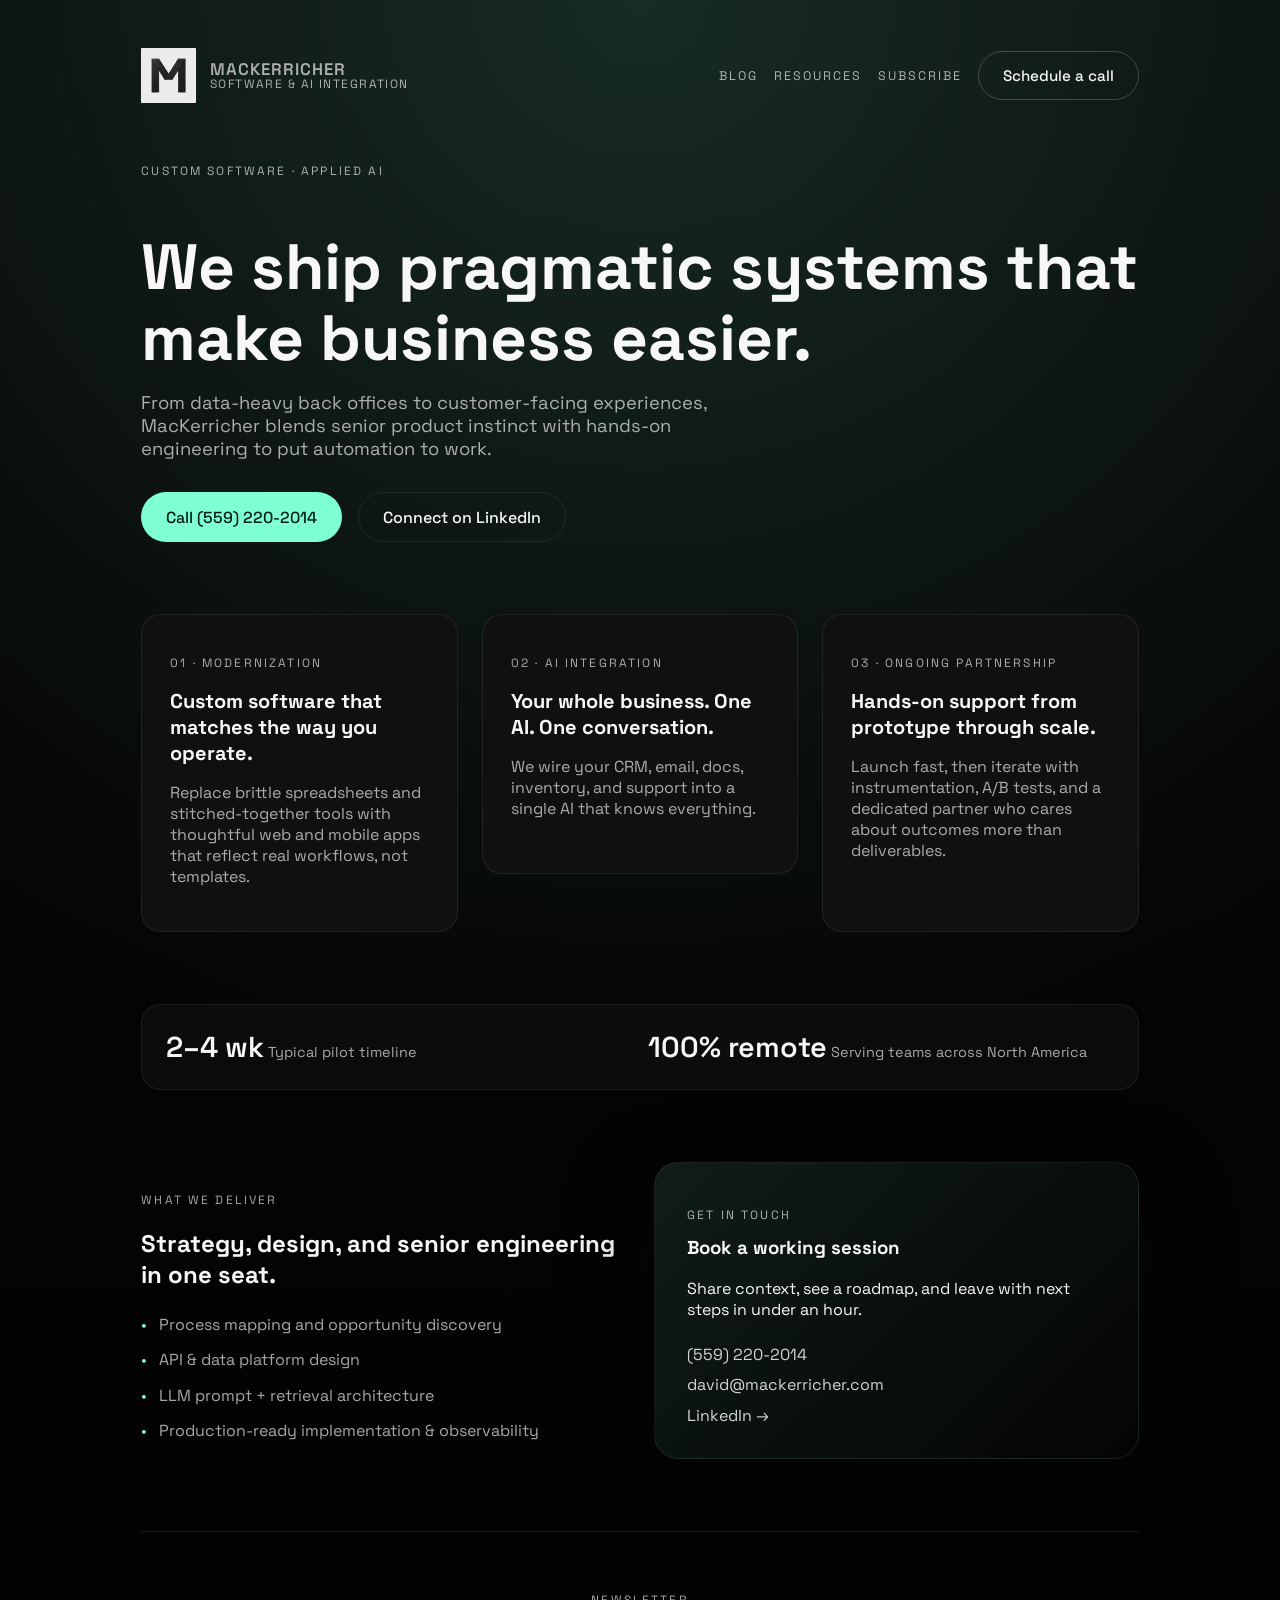
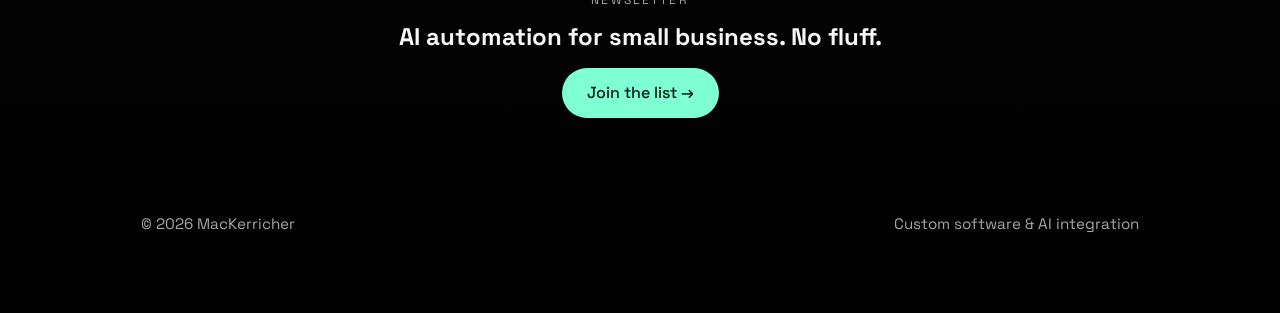
<file: index.html>
<!DOCTYPE html>
<html lang="en">

<head>
  <meta charset="utf-8" />
  <meta name="viewport" content="width=device-width, initial-scale=1" />
  <title>MacKerricher · Custom Software & AI Integration</title>
  <meta name="description"
    content="MacKerricher partners with teams to ship modern software, automate workflows, and integrate practical AI." />
  <link rel="preconnect" href="https://fonts.googleapis.com" />
  <link rel="preconnect" href="https://fonts.gstatic.com" crossorigin />
  <link href="https://fonts.googleapis.com/css2?family=Space+Grotesk:wght@400;500;600&display=swap" rel="stylesheet" />
  <link rel="icon" type="image/png" sizes="48x48" href="/favicon.png" />
  <link rel="stylesheet" href="styles.css" />
</head>

<body>
  <div class="page-shell">
    <header class="site-header">
      <div class="brand">
        <img src="logo.png" alt="MacKerricher logo" class="brand-mark" width="55" height="55" loading="lazy" />
        <div class="wordmark">
          <span class="brand-name">MacKerricher</span>
          <span class="brand-tagline">Software &amp; AI Integration</span>
        </div>
      </div>
      <nav class="site-nav">
        <a href="blog.html" class="nav-link">Blog</a>
        <a href="resources.html" class="nav-link">Resources</a>
        <a href="subscribe.html" class="nav-link">Subscribe</a>
        <a href="#contact" class="button ghost">Schedule a call</a>
      </nav>
    </header>

    <main>
      <section class="hero">
        <p class="eyebrow">Custom Software · Applied AI</p>
        <h1>We ship pragmatic systems that make business easier.</h1>
        <p class="lead">
          From data-heavy back offices to customer-facing experiences, MacKerricher blends senior product instinct with
          hands-on engineering to put automation to work.
        </p>
        <div class="hero-actions">
          <a class="button primary" href="tel:+15592202014">Call (559) 220-2014</a>
          <a class="button" href="https://www.linkedin.com/in/david-ames-059aba259/" target="_blank"
            rel="noreferrer">Connect on LinkedIn</a>
        </div>
      </section>

      <section class="panel-grid">
        <article>
          <p class="eyebrow">01 · Modernization</p>
          <h2>Custom software that matches the way you operate.</h2>
          <p>
            Replace brittle spreadsheets and stitched-together tools with thoughtful web and mobile apps that reflect
            real workflows, not templates.
          </p>
        </article>
        <a href="ai-integration.html" style="text-decoration:none;color:inherit;">
          <article>
            <p class="eyebrow">02 · AI integration</p>
            <h2>Your whole business. One AI. One conversation.</h2>
            <p>
              We wire your CRM, email, docs, inventory, and support into a single AI that knows everything.
            </p>
          </article>
        </a>
        <article>
          <p class="eyebrow">03 · Ongoing partnership</p>
          <h2>Hands-on support from prototype through scale.</h2>
          <p>
            Launch fast, then iterate with instrumentation, A/B tests, and a dedicated partner who cares about outcomes
            more than deliverables.
          </p>
        </article>
      </section>

      <section class="stats">
        <div>
          <span class="stat-value">2–4 wk</span>
          <span class="stat-label">Typical pilot timeline</span>
        </div>
        <div>
          <span class="stat-value">100% remote</span>
          <span class="stat-label">Serving teams across North America</span>
        </div>
      </section>

      <section class="split" id="contact">
        <div>
          <p class="eyebrow">What we deliver</p>
          <h2>Strategy, design, and senior engineering in one seat.</h2>
          <ul>
            <li>Process mapping and opportunity discovery</li>
            <li>API & data platform design</li>
            <li>LLM prompt + retrieval architecture</li>
            <li>Production-ready implementation & observability</li>
          </ul>
        </div>
        <div class="card contact-card">
          <p class="eyebrow">Get in touch</p>
          <h3>Book a working session</h3>
          <p>Share context, see a roadmap, and leave with next steps in under an hour.</p>
          <div class="contact-info">
            <a href="tel:+15592202014">(559) 220-2014</a>
            <a href="mailto:david@mackerricher.com">david@mackerricher.com</a>
            <a href="https://www.linkedin.com/in/david-ames-059aba259/" target="_blank" rel="noreferrer">LinkedIn →</a>
          </div>
        </div>
      </section>

      <section class="signup" style="text-align:center; padding:3rem 1.5rem; border-top:1px solid #1a1a1a;">
        <p class="eyebrow">Newsletter</p>
        <h2 style="margin:0.5rem 0 1rem 0;">AI automation for small business. No fluff.</h2>
        <a href="subscribe.html" class="button primary">Join the list →</a>
      </section>
    </main>

    <footer class="site-footer">
      <span>© <span id="year"></span> MacKerricher</span>
      <span>Custom software & AI integration</span>
    </footer>
  </div>

  <script>
    document.getElementById('year').textContent = new Date().getFullYear();
  </script>
</body>

</html>
</file>
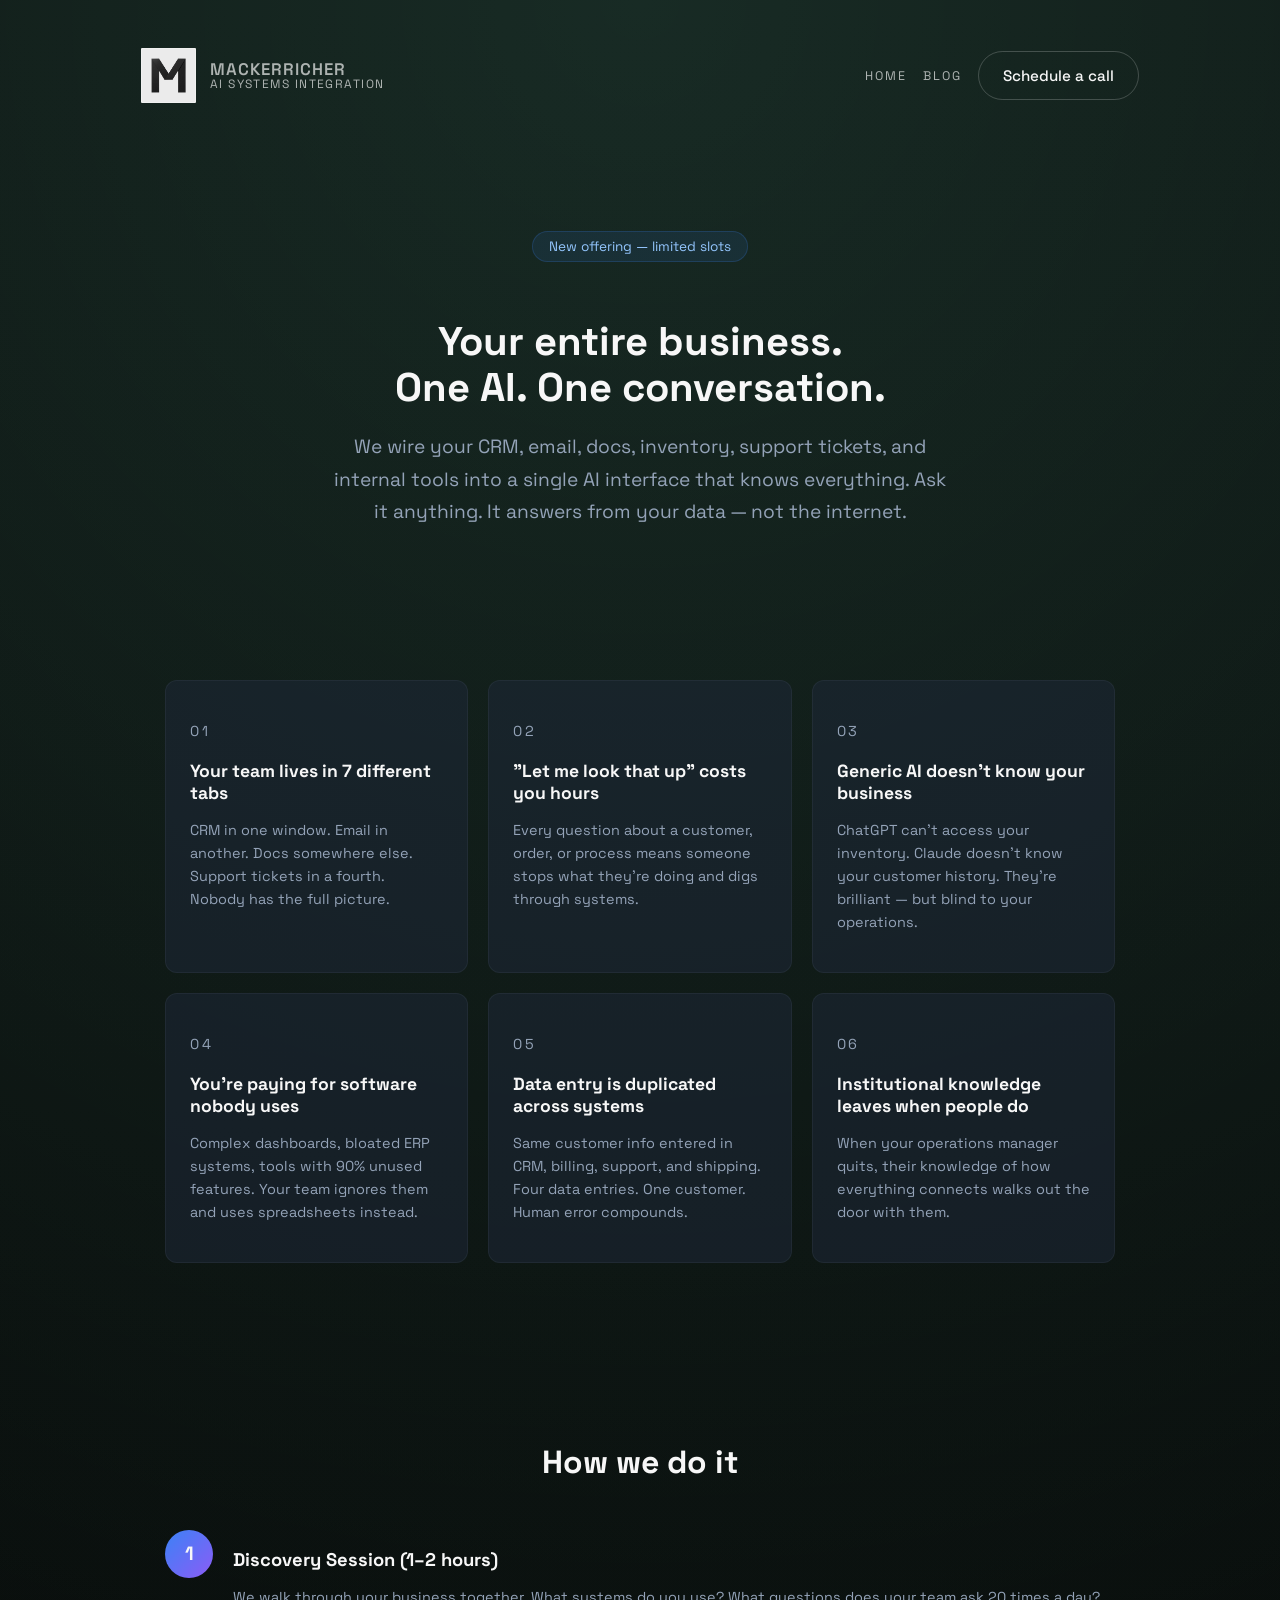
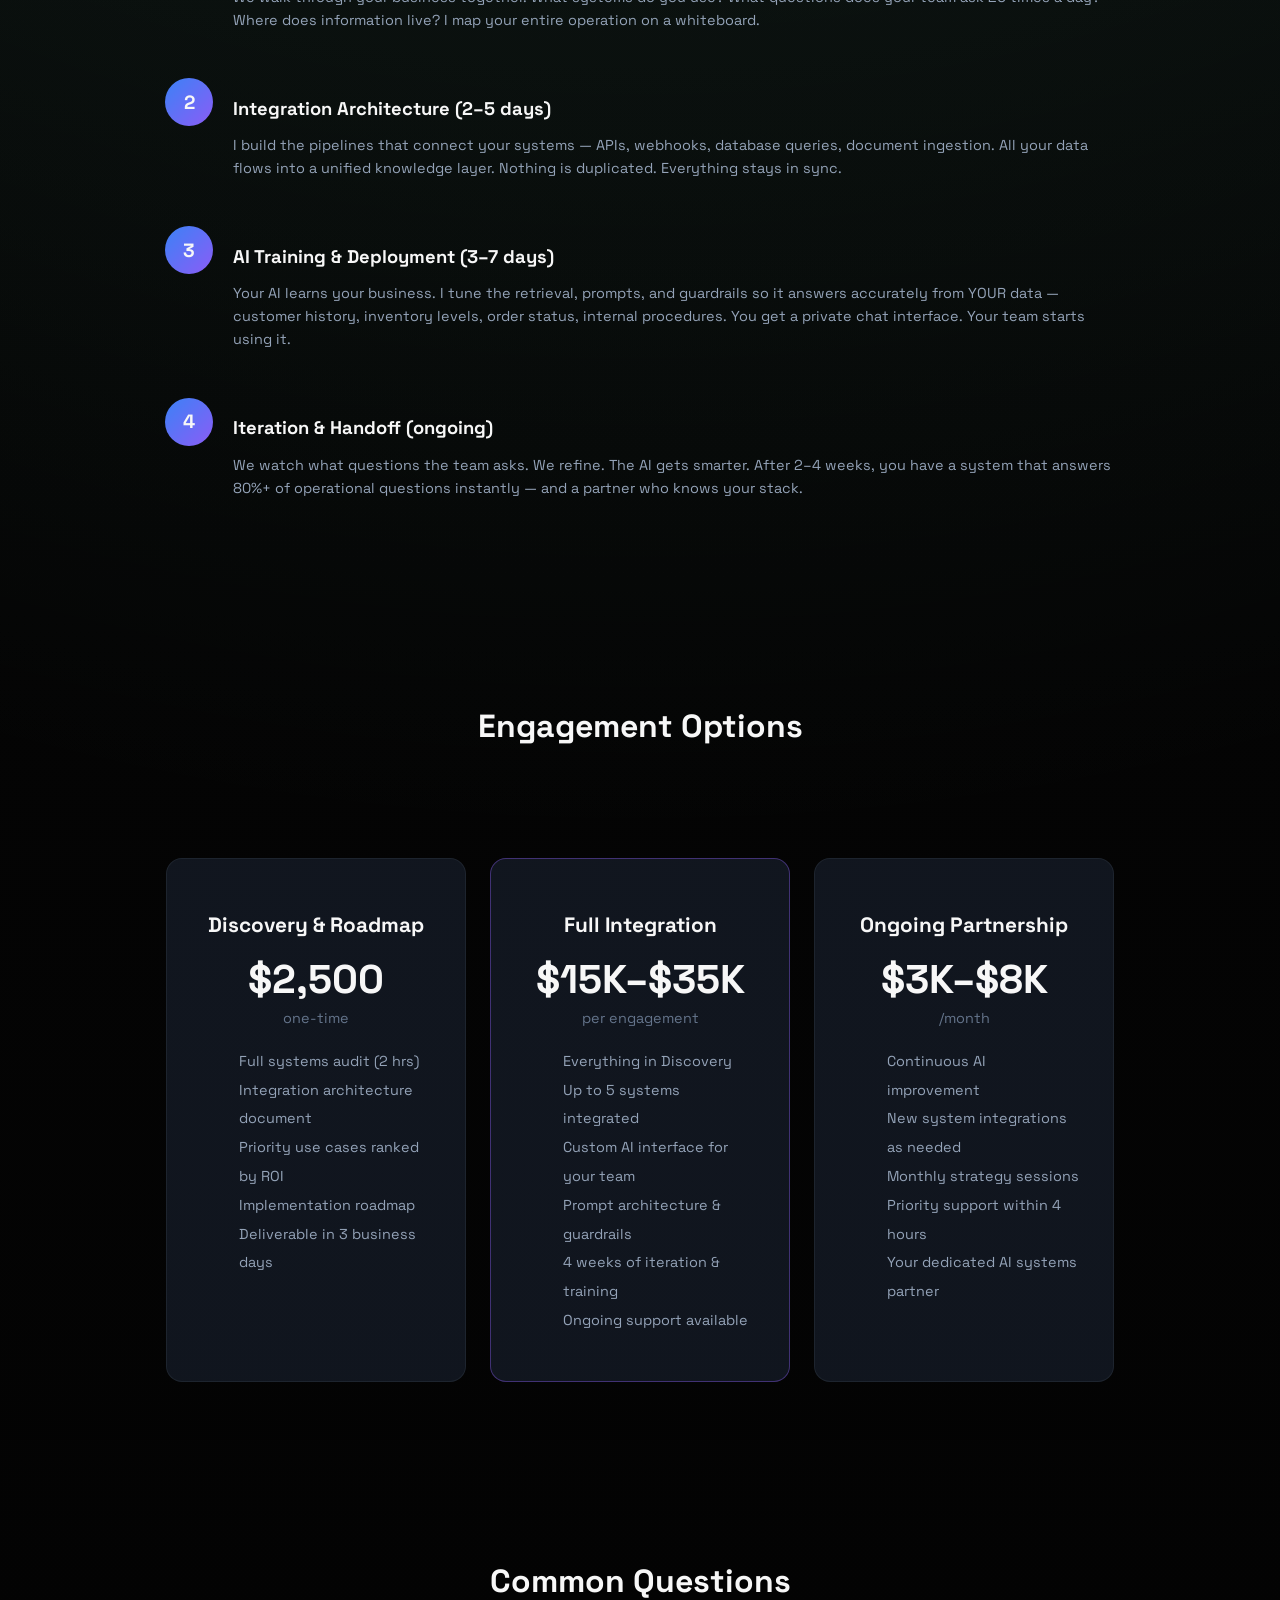
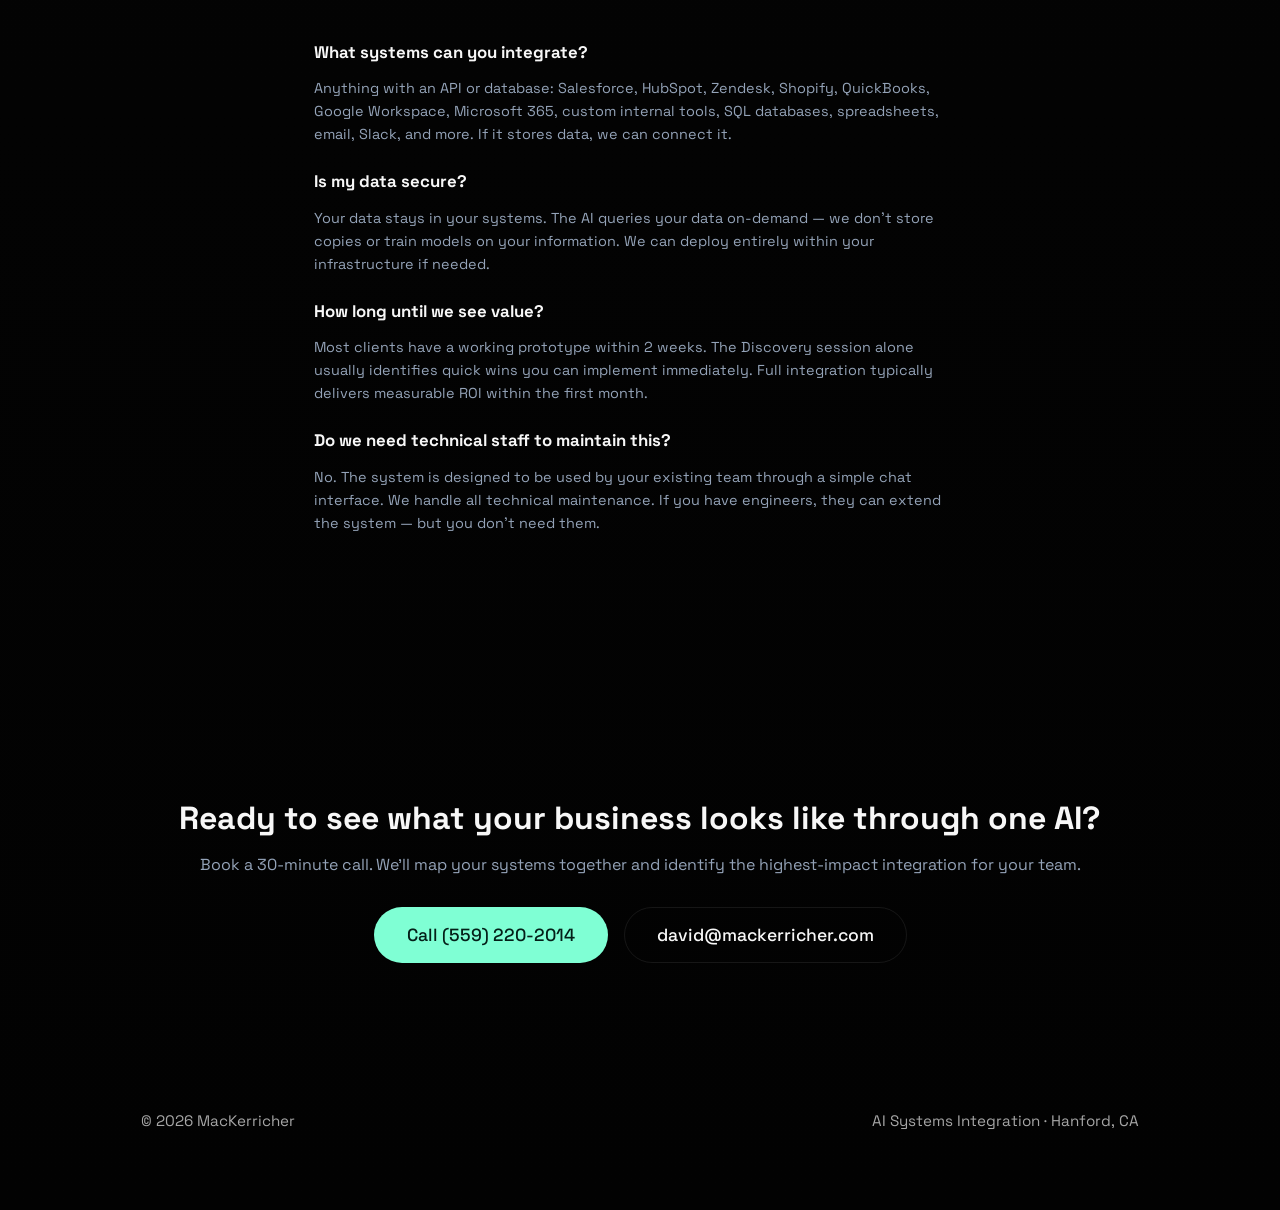
<file: ai-integration.html>
<!DOCTYPE html>
<html lang="en">
<head>
  <meta charset="utf-8" />
  <meta name="viewport" content="width=device-width, initial-scale=1" />
  <title>MacKerricher · The Single-AI Integration</title>
  <meta name="description" content="We wire your entire business into one AI that knows everything. CRM, email, docs, inventory, support — one interface, one system." />
  <link rel="preconnect" href="https://fonts.googleapis.com" />
  <link rel="preconnect" href="https://fonts.gstatic.com" crossorigin />
  <link href="https://fonts.googleapis.com/css2?family=Space+Grotesk:wght@400;500;600&display=swap" rel="stylesheet" />
  <link rel="icon" type="image/png" sizes="48x48" href="/favicon.png" />
  <link rel="stylesheet" href="styles.css" />
  <style>
    .offer-hero {
      text-align: center;
      padding: 80px 24px 60px;
      max-width: 720px;
      margin: 0 auto;
    }
    .offer-hero h1 { font-size: 2.5em; line-height: 1.15; margin-bottom: 20px; }
    .offer-hero .lead { font-size: 1.2em; color: #94a3b8; line-height: 1.7; }
    .offer-badge {
      display: inline-block;
      padding: 6px 16px;
      background: rgba(59,130,246,0.1);
      border: 1px solid rgba(59,130,246,0.2);
      border-radius: 20px;
      font-size: 0.85em;
      color: #93c5fd;
      margin-bottom: 24px;
    }
    .problem-grid {
      display: grid;
      grid-template-columns: repeat(auto-fit, minmax(300px, 1fr));
      gap: 20px;
      max-width: 1000px;
      margin: 0 auto;
      padding: 0 24px 80px;
    }
    .problem-card {
      padding: 24px;
      background: rgba(30,41,59,0.5);
      border: 1px solid rgba(148,163,184,0.08);
      border-radius: 12px;
    }
    .problem-card h3 { font-size: 1.1em; margin-bottom: 8px; }
    .problem-card p { color: #94a3b8; font-size: 0.9em; line-height: 1.6; }
    .how-section {
      max-width: 1000px;
      margin: 0 auto;
      padding: 0 24px 80px;
    }
    .how-section h2 { text-align: center; font-size: 2em; margin-bottom: 48px; }
    .timeline { display: flex; flex-direction: column; gap: 32px; }
    .timeline-step { display: flex; gap: 20px; align-items: flex-start; }
    .step-number {
      min-width: 48px; height: 48px;
      background: linear-gradient(135deg, #3b82f6, #8b5cf6);
      border-radius: 50%;
      display: flex; align-items: center; justify-content: center;
      font-weight: 700; font-size: 1.2em;
    }
    .step-content h3 { font-size: 1.15em; margin-bottom: 4px; }
    .step-content p { color: #94a3b8; font-size: 0.9em; line-height: 1.6; }
    .pricing-grid {
      display: flex;
      justify-content: center;
      gap: 24px;
      flex-wrap: wrap;
      max-width: 1000px;
      margin: 0 auto;
      padding: 0 24px 80px;
    }
    .pricing-card {
      width: 300px;
      padding: 32px;
      background: rgba(30,41,59,0.5);
      border: 1px solid rgba(148,163,184,0.1);
      border-radius: 16px;
      text-align: center;
    }
    .pricing-card.featured { border-color: rgba(139,92,246,0.4); }
    .pricing-card h3 { font-size: 1.3em; margin-bottom: 8px; }
    .pricing-card .price { font-size: 2.5em; font-weight: 800; margin: 16px 0 4px; }
    .pricing-card .period { color: #64748b; font-size: 0.9em; margin-bottom: 20px; }
    .pricing-card ul { text-align: left; list-style: none; font-size: 0.9em; line-height: 2; color: #94a3b8; }
    .faq { max-width: 700px; margin: 0 auto; padding: 0 24px 80px; }
    .faq h2 { text-align: center; font-size: 2em; margin-bottom: 40px; }
    .faq-item { margin-bottom: 24px; }
    .faq-item h3 { font-size: 1.05em; margin-bottom: 6px; }
    .faq-item p { color: #94a3b8; font-size: 0.9em; line-height: 1.6; }
    .cta-section { text-align: center; padding: 60px 24px 100px; }
    .cta-section h2 { font-size: 2em; margin-bottom: 16px; }
    .cta-section p { color: #94a3b8; margin-bottom: 32px; }
    .cta-buttons { display: flex; gap: 16px; justify-content: center; flex-wrap: wrap; }
  </style>
</head>
<body>
  <div class="page-shell">
    <header class="site-header">
      <div class="brand">
        <img src="logo.png" alt="MacKerricher logo" class="brand-mark" width="55" height="55" loading="lazy" />
        <div class="wordmark">
          <span class="brand-name">MacKerricher</span>
          <span class="brand-tagline">AI Systems Integration</span>
        </div>
      </div>
      <nav class="site-nav">
        <a href="index.html" class="nav-link">Home</a>
        <a href="blog.html" class="nav-link">Blog</a>
        <a href="#contact" class="button ghost">Schedule a call</a>
      </nav>
    </header>

    <main>
      <!-- Hero -->
      <section class="offer-hero">
        <div class="offer-badge">New offering — limited slots</div>
        <h1>Your entire business.<br>One AI. One conversation.</h1>
        <p class="lead">
          We wire your CRM, email, docs, inventory, support tickets, and internal tools into a single AI interface that knows everything. Ask it anything. It answers from your data — not the internet.
        </p>
      </section>

      <!-- The problem -->
      <div class="problem-grid">
        <div class="problem-card">
          <p class="eyebrow" style="margin-bottom:8px;">01</p>
          <h3>Your team lives in 7 different tabs</h3>
          <p>CRM in one window. Email in another. Docs somewhere else. Support tickets in a fourth. Nobody has the full picture.</p>
        </div>
        <div class="problem-card">
          <p class="eyebrow" style="margin-bottom:8px;">02</p>
          <h3>"Let me look that up" costs you hours</h3>
          <p>Every question about a customer, order, or process means someone stops what they're doing and digs through systems.</p>
        </div>
        <div class="problem-card">
          <p class="eyebrow" style="margin-bottom:8px;">03</p>
          <h3>Generic AI doesn't know your business</h3>
          <p>ChatGPT can't access your inventory. Claude doesn't know your customer history. They're brilliant — but blind to your operations.</p>
        </div>
        <div class="problem-card">
          <p class="eyebrow" style="margin-bottom:8px;">04</p>
          <h3>You're paying for software nobody uses</h3>
          <p>Complex dashboards, bloated ERP systems, tools with 90% unused features. Your team ignores them and uses spreadsheets instead.</p>
        </div>
        <div class="problem-card">
          <p class="eyebrow" style="margin-bottom:8px;">05</p>
          <h3>Data entry is duplicated across systems</h3>
          <p>Same customer info entered in CRM, billing, support, and shipping. Four data entries. One customer. Human error compounds.</p>
        </div>
        <div class="problem-card">
          <p class="eyebrow" style="margin-bottom:8px;">06</p>
          <h3>Institutional knowledge leaves when people do</h3>
          <p>When your operations manager quits, their knowledge of how everything connects walks out the door with them.</p>
        </div>
      </div>

      <!-- How it works -->
      <section class="how-section">
        <h2>How we do it</h2>
        <div class="timeline">
          <div class="timeline-step">
            <div class="step-number">1</div>
            <div class="step-content">
              <h3>Discovery Session (1–2 hours)</h3>
              <p>We walk through your business together. What systems do you use? What questions does your team ask 20 times a day? Where does information live? I map your entire operation on a whiteboard.</p>
            </div>
          </div>
          <div class="timeline-step">
            <div class="step-number">2</div>
            <div class="step-content">
              <h3>Integration Architecture (2–5 days)</h3>
              <p>I build the pipelines that connect your systems — APIs, webhooks, database queries, document ingestion. All your data flows into a unified knowledge layer. Nothing is duplicated. Everything stays in sync.</p>
            </div>
          </div>
          <div class="timeline-step">
            <div class="step-number">3</div>
            <div class="step-content">
              <h3>AI Training & Deployment (3–7 days)</h3>
              <p>Your AI learns your business. I tune the retrieval, prompts, and guardrails so it answers accurately from YOUR data — customer history, inventory levels, order status, internal procedures. You get a private chat interface. Your team starts using it.</p>
            </div>
          </div>
          <div class="timeline-step">
            <div class="step-number">4</div>
            <div class="step-content">
              <h3>Iteration & Handoff (ongoing)</h3>
              <p>We watch what questions the team asks. We refine. The AI gets smarter. After 2–4 weeks, you have a system that answers 80%+ of operational questions instantly — and a partner who knows your stack.</p>
            </div>
          </div>
        </div>
      </section>

      <!-- Pricing -->
      <h2 style="text-align:center;font-size:2em;margin:40px 0;">Engagement Options</h2>
      <div class="pricing-grid">
        <div class="pricing-card">
          <h3>Discovery & Roadmap</h3>
          <div class="price">$2,500</div>
          <div class="period">one-time</div>
          <ul>
            <li>Full systems audit (2 hrs)</li>
            <li>Integration architecture document</li>
            <li>Priority use cases ranked by ROI</li>
            <li>Implementation roadmap</li>
            <li>Deliverable in 3 business days</li>
          </ul>
        </div>
        <div class="pricing-card featured">
          <h3>Full Integration</h3>
          <div class="price">$15K–$35K</div>
          <div class="period">per engagement</div>
          <ul>
            <li>Everything in Discovery</li>
            <li>Up to 5 systems integrated</li>
            <li>Custom AI interface for your team</li>
            <li>Prompt architecture & guardrails</li>
            <li>4 weeks of iteration & training</li>
            <li>Ongoing support available</li>
          </ul>
        </div>
        <div class="pricing-card">
          <h3>Ongoing Partnership</h3>
          <div class="price">$3K–$8K</div>
          <div class="period">/month</div>
          <ul>
            <li>Continuous AI improvement</li>
            <li>New system integrations as needed</li>
            <li>Monthly strategy sessions</li>
            <li>Priority support within 4 hours</li>
            <li>Your dedicated AI systems partner</li>
          </ul>
        </div>
      </div>

      <!-- FAQ -->
      <div class="faq">
        <h2>Common Questions</h2>
        <div class="faq-item">
          <h3>What systems can you integrate?</h3>
          <p>Anything with an API or database: Salesforce, HubSpot, Zendesk, Shopify, QuickBooks, Google Workspace, Microsoft 365, custom internal tools, SQL databases, spreadsheets, email, Slack, and more. If it stores data, we can connect it.</p>
        </div>
        <div class="faq-item">
          <h3>Is my data secure?</h3>
          <p>Your data stays in your systems. The AI queries your data on-demand — we don't store copies or train models on your information. We can deploy entirely within your infrastructure if needed.</p>
        </div>
        <div class="faq-item">
          <h3>How long until we see value?</h3>
          <p>Most clients have a working prototype within 2 weeks. The Discovery session alone usually identifies quick wins you can implement immediately. Full integration typically delivers measurable ROI within the first month.</p>
        </div>
        <div class="faq-item">
          <h3>Do we need technical staff to maintain this?</h3>
          <p>No. The system is designed to be used by your existing team through a simple chat interface. We handle all technical maintenance. If you have engineers, they can extend the system — but you don't need them.</p>
        </div>
      </div>

      <!-- CTA -->
      <section class="cta-section" id="contact">
        <h2>Ready to see what your business looks like through one AI?</h2>
        <p>Book a 30-minute call. We'll map your systems together and identify the highest-impact integration for your team.</p>
        <div class="cta-buttons">
          <a href="tel:+15592202014" class="button primary" style="font-size:1.1em;padding:16px 32px;">Call (559) 220-2014</a>
          <a href="mailto:david@mackerricher.com" class="button" style="font-size:1.1em;padding:16px 32px;">david@mackerricher.com</a>
        </div>
      </section>
    </main>

    <footer class="site-footer">
      <span>© <span id="year"></span> MacKerricher</span>
      <span>AI Systems Integration · Hanford, CA</span>
    </footer>
  </div>

  <script>
    document.getElementById('year').textContent = new Date().getFullYear();
  </script>
</body>
</html>
</file>
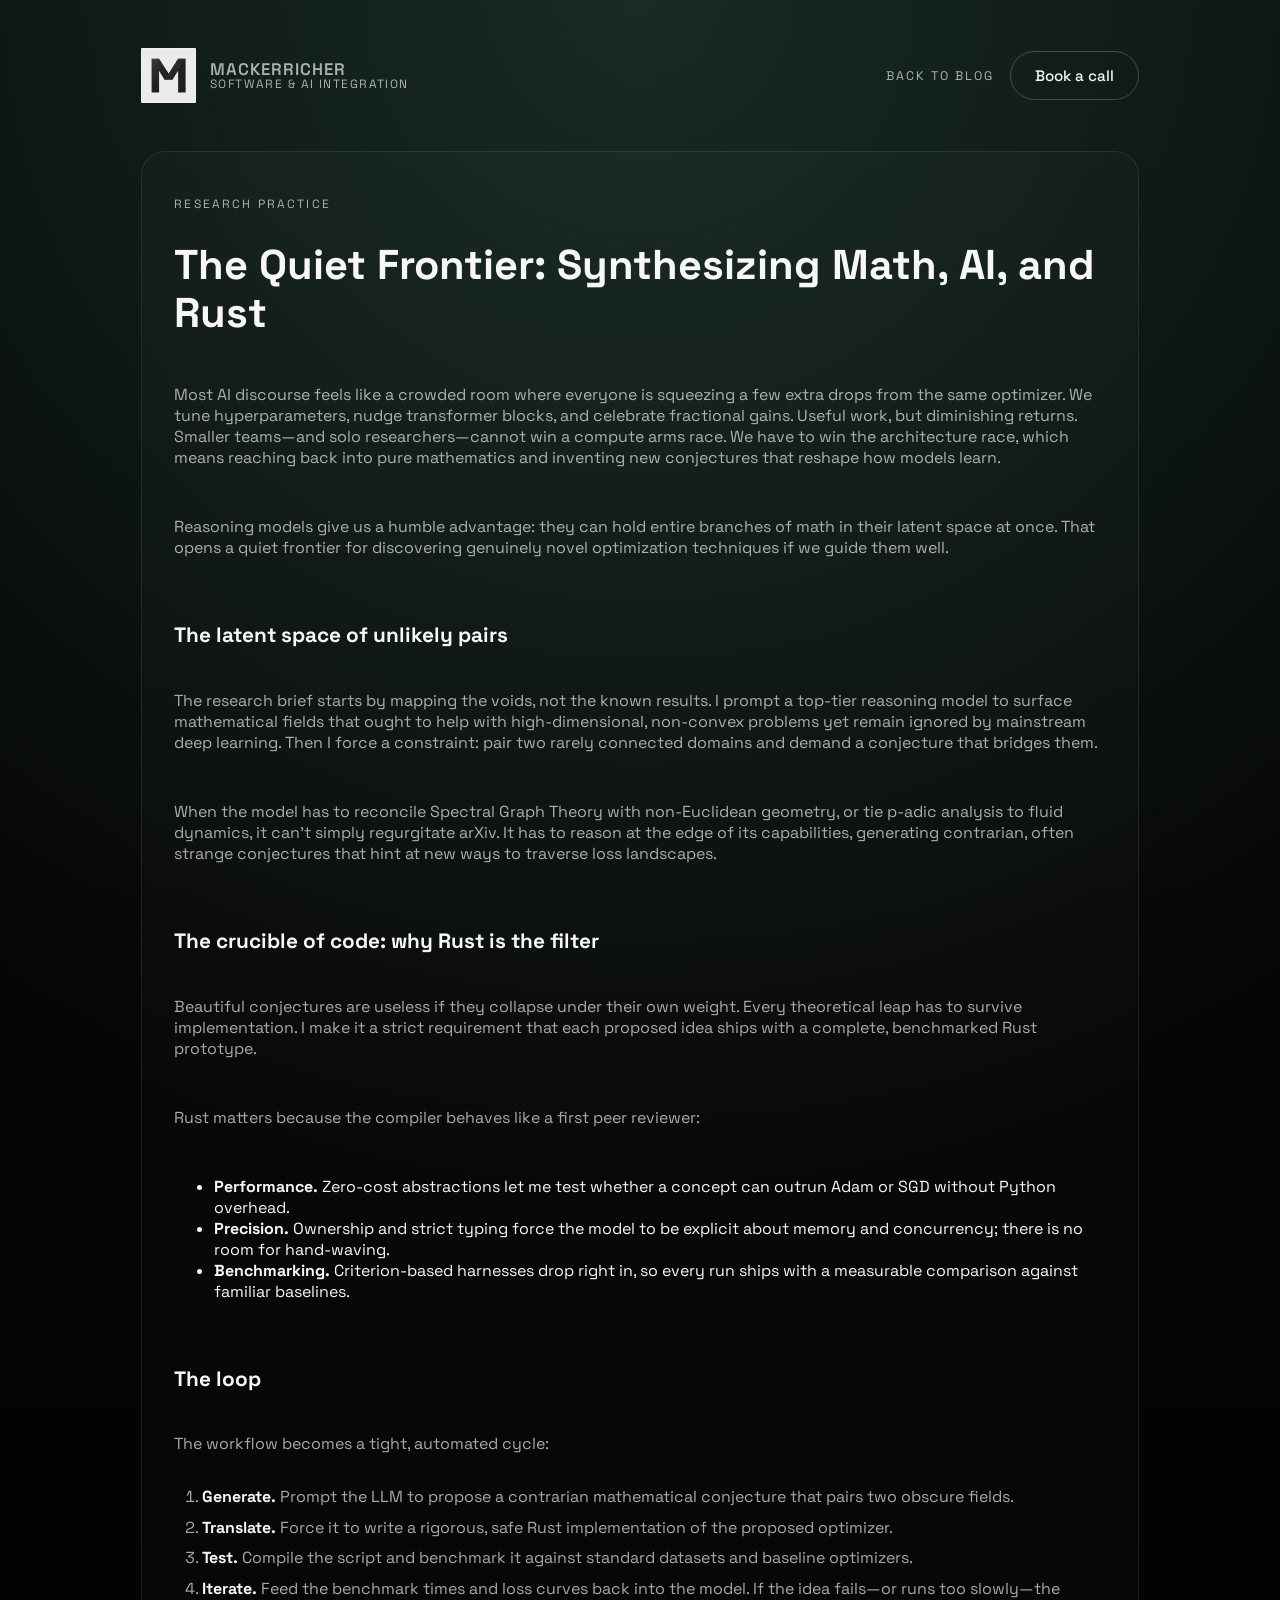
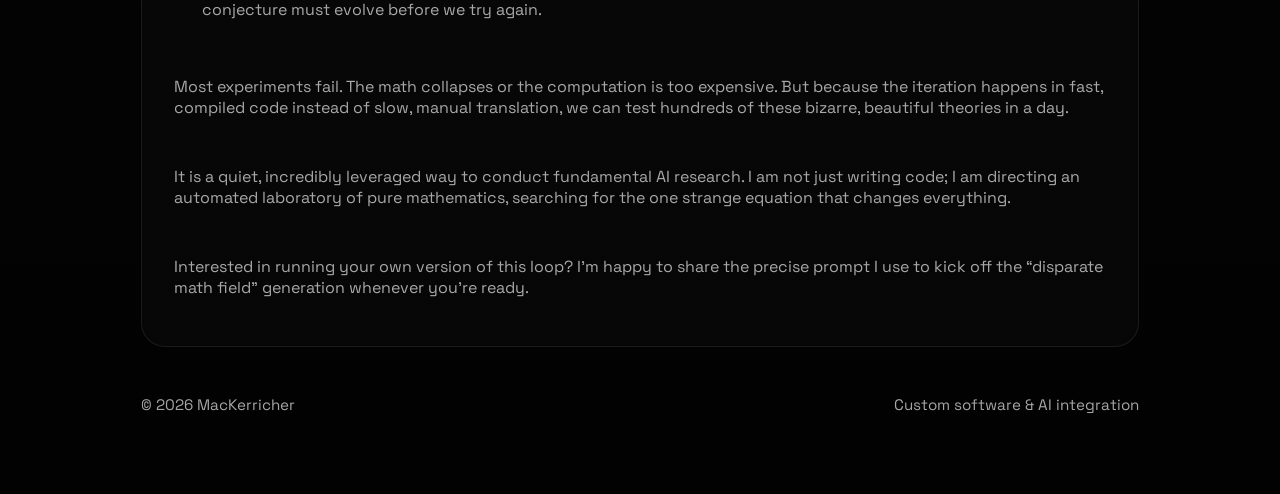
<file: blog-quiet-frontier.html>
<!DOCTYPE html>
<html lang="en">
<head>
  <meta charset="utf-8" />
  <meta name="viewport" content="width=device-width, initial-scale=1" />
  <title>The Quiet Frontier: Synthesizing Math, AI, and Rust · MacKerricher</title>
  <meta name="description" content="How I pair reasoning models with Rust prototypes to discover contrarian AI optimization techniques." />
  <link rel="preconnect" href="https://fonts.googleapis.com" />
  <link rel="preconnect" href="https://fonts.gstatic.com" crossorigin />
  <link href="https://fonts.googleapis.com/css2?family=Space+Grotesk:wght@400;500;600&display=swap" rel="stylesheet" />
  <link rel="icon" type="image/png" sizes="48x48" href="favicon.png" />
  <link rel="stylesheet" href="styles.css" />
</head>
<body>
  <div class="page-shell">
    <header class="site-header">
      <div class="brand">
        <img src="logo.png" alt="MacKerricher logo" class="brand-mark" width="55" height="55" loading="lazy" />
        <div class="wordmark">
          <span class="brand-name">MacKerricher</span>
          <span class="brand-tagline">Software &amp; AI Integration</span>
        </div>
      </div>
      <nav class="site-nav">
        <a href="blog.html" class="nav-link">Back to blog</a>
        <a href="index.html#contact" class="button ghost">Book a call</a>
      </nav>
    </header>

    <main class="blog-main">
      <article class="post-card">
        <p class="eyebrow">Research practice</p>
        <h1>The Quiet Frontier: Synthesizing Math, AI, and Rust</h1>
        <p>
          Most AI discourse feels like a crowded room where everyone is squeezing a few extra drops from the same optimizer. We tune hyperparameters, nudge transformer blocks, and celebrate fractional gains. Useful work, but diminishing returns. Smaller teams—and solo researchers—cannot win a compute arms race. We have to win the architecture race, which means reaching back into pure mathematics and inventing new conjectures that reshape how models learn.
        </p>
        <p>
          Reasoning models give us a humble advantage: they can hold entire branches of math in their latent space at once. That opens a quiet frontier for discovering genuinely novel optimization techniques if we guide them well.
        </p>

        <h2>The latent space of unlikely pairs</h2>
        <p>
          The research brief starts by mapping the voids, not the known results. I prompt a top-tier reasoning model to surface mathematical fields that ought to help with high-dimensional, non-convex problems yet remain ignored by mainstream deep learning. Then I force a constraint: pair two rarely connected domains and demand a conjecture that bridges them.
        </p>
        <p>
          When the model has to reconcile Spectral Graph Theory with non-Euclidean geometry, or tie p-adic analysis to fluid dynamics, it can’t simply regurgitate arXiv. It has to reason at the edge of its capabilities, generating contrarian, often strange conjectures that hint at new ways to traverse loss landscapes.
        </p>

        <h2>The crucible of code: why Rust is the filter</h2>
        <p>
          Beautiful conjectures are useless if they collapse under their own weight. Every theoretical leap has to survive implementation. I make it a strict requirement that each proposed idea ships with a complete, benchmarked Rust prototype.
        </p>
        <p>
          Rust matters because the compiler behaves like a first peer reviewer:
        </p>
        <ul>
          <li><strong>Performance.</strong> Zero-cost abstractions let me test whether a concept can outrun Adam or SGD without Python overhead.</li>
          <li><strong>Precision.</strong> Ownership and strict typing force the model to be explicit about memory and concurrency; there is no room for hand-waving.</li>
          <li><strong>Benchmarking.</strong> Criterion-based harnesses drop right in, so every run ships with a measurable comparison against familiar baselines.</li>
        </ul>

        <h2>The loop</h2>
        <p>
          The workflow becomes a tight, automated cycle:
        </p>
        <ol class="post-steps">
          <li><strong>Generate.</strong> Prompt the LLM to propose a contrarian mathematical conjecture that pairs two obscure fields.</li>
          <li><strong>Translate.</strong> Force it to write a rigorous, safe Rust implementation of the proposed optimizer.</li>
          <li><strong>Test.</strong> Compile the script and benchmark it against standard datasets and baseline optimizers.</li>
          <li><strong>Iterate.</strong> Feed the benchmark times and loss curves back into the model. If the idea fails—or runs too slowly—the conjecture must evolve before we try again.</li>
        </ol>
        <p>
          Most experiments fail. The math collapses or the computation is too expensive. But because the iteration happens in fast, compiled code instead of slow, manual translation, we can test hundreds of these bizarre, beautiful theories in a day.
        </p>
        <p>
          It is a quiet, incredibly leveraged way to conduct fundamental AI research. I am not just writing code; I am directing an automated laboratory of pure mathematics, searching for the one strange equation that changes everything.
        </p>
        <p>
          Interested in running your own version of this loop? I’m happy to share the precise prompt I use to kick off the “disparate math field” generation whenever you’re ready.
        </p>
      </article>
    </main>

    <footer class="site-footer">
      <span>© <span id="year"></span> MacKerricher</span>
      <span>Custom software &amp; AI integration</span>
    </footer>
  </div>

  <script>
    document.getElementById('year').textContent = new Date().getFullYear();
  </script>
</body>
</html>
</file>
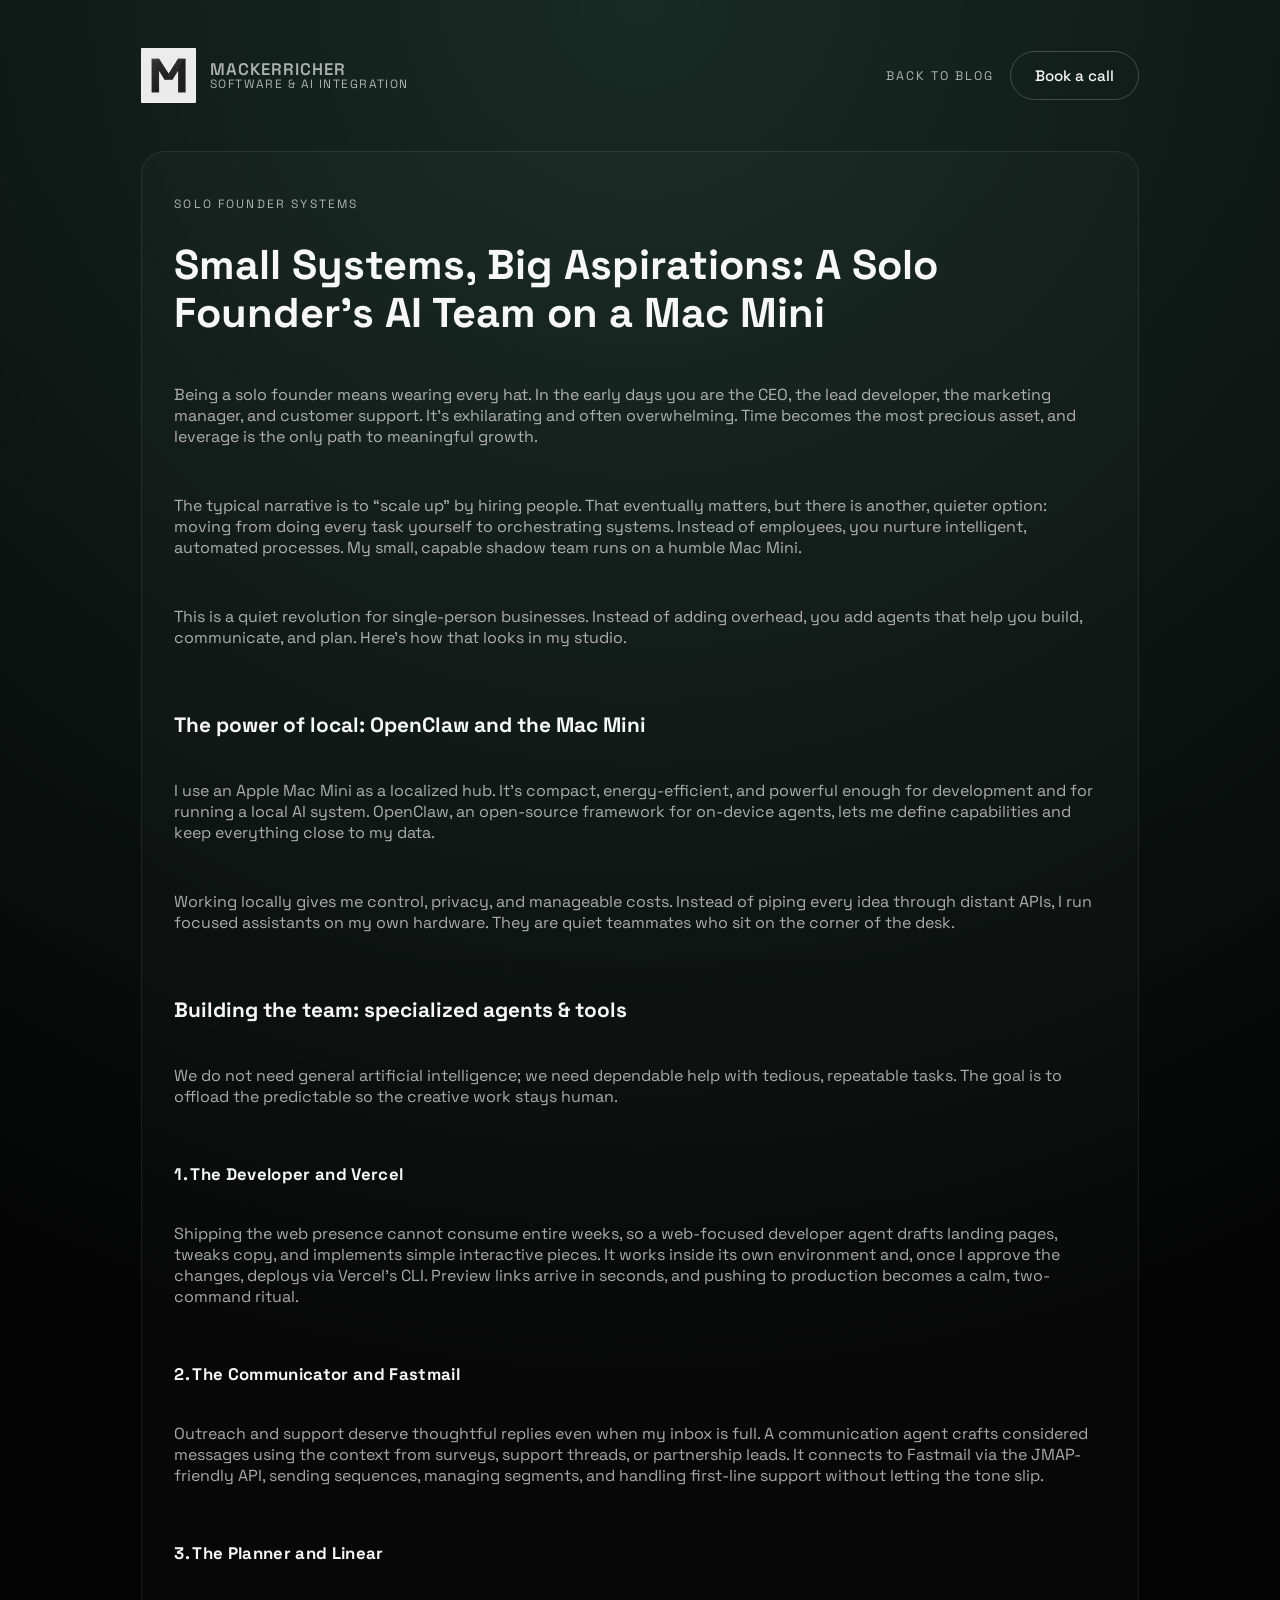
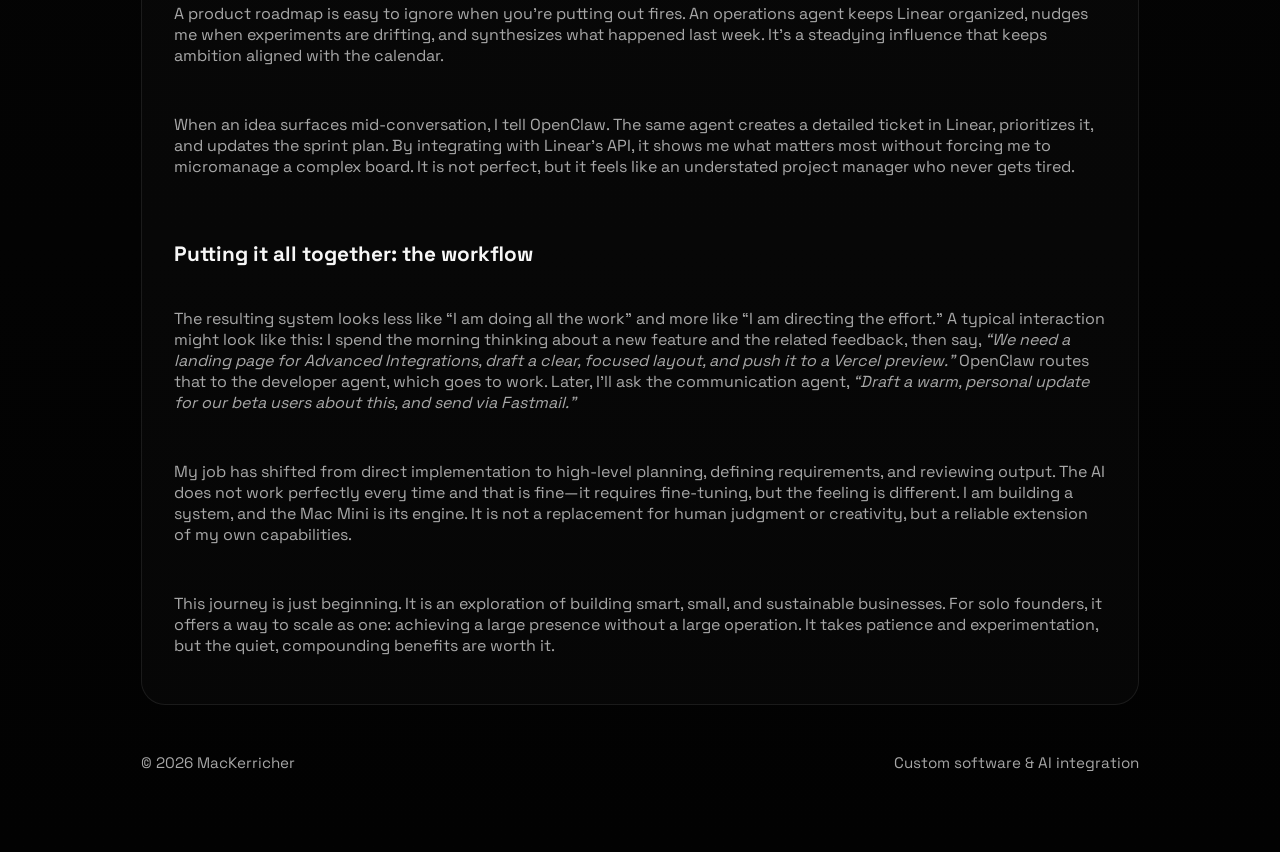
<file: blog-solo-founder-ai.html>
<!DOCTYPE html>
<html lang="en">
<head>
  <meta charset="utf-8" />
  <meta name="viewport" content="width=device-width, initial-scale=1" />
  <title>Building an AI "team" when you're the only full-timer · MacKerricher</title>
  <meta name="description" content="Notes on structuring AI teammates for solo founders, expanded from David Ames' LinkedIn posts." />
  <link rel="preconnect" href="https://fonts.googleapis.com" />
  <link rel="preconnect" href="https://fonts.gstatic.com" crossorigin />
  <link href="https://fonts.googleapis.com/css2?family=Space+Grotesk:wght@400;500;600&display=swap" rel="stylesheet" />
  <link rel="icon" type="image/png" sizes="48x48" href="favicon.png" />
  <link rel="stylesheet" href="styles.css" />
</head>
<body>
  <div class="page-shell">
    <header class="site-header">
      <div class="brand">
        <img src="logo.png" alt="MacKerricher logo" class="brand-mark" width="55" height="55" loading="lazy" />
        <div class="wordmark">
          <span class="brand-name">MacKerricher</span>
          <span class="brand-tagline">Software &amp; AI Integration</span>
        </div>
      </div>
      <nav class="site-nav">
        <a href="blog.html" class="nav-link">Back to blog</a>
        <a href="index.html#contact" class="button ghost">Book a call</a>
      </nav>
    </header>

    <main class="blog-main">
      <article class="post-card">
        <p class="eyebrow">Solo founder systems</p>
        <h1>Small Systems, Big Aspirations: A Solo Founder’s AI Team on a Mac Mini</h1>
        <p>
          Being a solo founder means wearing every hat. In the early days you are the CEO, the lead developer, the marketing manager, and customer support. It’s exhilarating and often overwhelming. Time becomes the most precious asset, and leverage is the only path to meaningful growth.
        </p>
        <p>
          The typical narrative is to “scale up” by hiring people. That eventually matters, but there is another, quieter option: moving from doing every task yourself to orchestrating systems. Instead of employees, you nurture intelligent, automated processes. My small, capable shadow team runs on a humble Mac Mini.
        </p>
        <p>
          This is a quiet revolution for single-person businesses. Instead of adding overhead, you add agents that help you build, communicate, and plan. Here’s how that looks in my studio.
        </p>

        <h2>The power of local: OpenClaw and the Mac Mini</h2>
        <p>
          I use an Apple Mac Mini as a localized hub. It’s compact, energy-efficient, and powerful enough for development and for running a local AI system. OpenClaw, an open-source framework for on-device agents, lets me define capabilities and keep everything close to my data.
        </p>
        <p>
          Working locally gives me control, privacy, and manageable costs. Instead of piping every idea through distant APIs, I run focused assistants on my own hardware. They are quiet teammates who sit on the corner of the desk.
        </p>

        <h2>Building the team: specialized agents &amp; tools</h2>
        <p>
          We do not need general artificial intelligence; we need dependable help with tedious, repeatable tasks. The goal is to offload the predictable so the creative work stays human.
        </p>

        <h3>1. The Developer and Vercel</h3>
        <p>
          Shipping the web presence cannot consume entire weeks, so a web-focused developer agent drafts landing pages, tweaks copy, and implements simple interactive pieces. It works inside its own environment and, once I approve the changes, deploys via Vercel’s CLI. Preview links arrive in seconds, and pushing to production becomes a calm, two-command ritual.
        </p>

        <h3>2. The Communicator and Fastmail</h3>
        <p>
          Outreach and support deserve thoughtful replies even when my inbox is full. A communication agent crafts considered messages using the context from surveys, support threads, or partnership leads. It connects to Fastmail via the JMAP-friendly API, sending sequences, managing segments, and handling first-line support without letting the tone slip.
        </p>

        <h3>3. The Planner and Linear</h3>
        <p>
          A product roadmap is easy to ignore when you’re putting out fires. An operations agent keeps Linear organized, nudges me when experiments are drifting, and synthesizes what happened last week. It’s a steadying influence that keeps ambition aligned with the calendar.
        </p>
        <p>
          When an idea surfaces mid-conversation, I tell OpenClaw. The same agent creates a detailed ticket in Linear, prioritizes it, and updates the sprint plan. By integrating with Linear’s API, it shows me what matters most without forcing me to micromanage a complex board. It is not perfect, but it feels like an understated project manager who never gets tired.
        </p>

        <h2>Putting it all together: the workflow</h2>
        <p>
          The resulting system looks less like “I am doing all the work” and more like “I am directing the effort.” A typical interaction might look like this: I spend the morning thinking about a new feature and the related feedback, then say, <em>“We need a landing page for Advanced Integrations, draft a clear, focused layout, and push it to a Vercel preview.”</em> OpenClaw routes that to the developer agent, which goes to work. Later, I’ll ask the communication agent, <em>“Draft a warm, personal update for our beta users about this, and send via Fastmail.”</em>
        </p>
        <p>
          My job has shifted from direct implementation to high-level planning, defining requirements, and reviewing output. The AI does not work perfectly every time and that is fine—it requires fine-tuning, but the feeling is different. I am building a system, and the Mac Mini is its engine. It is not a replacement for human judgment or creativity, but a reliable extension of my own capabilities.
        </p>
        <p>
          This journey is just beginning. It is an exploration of building smart, small, and sustainable businesses. For solo founders, it offers a way to scale as one: achieving a large presence without a large operation. It takes patience and experimentation, but the quiet, compounding benefits are worth it.
        </p>
      </article>
    </main>

    <footer class="site-footer">
      <span>© <span id="year"></span> MacKerricher</span>
      <span>Custom software &amp; AI integration</span>
    </footer>
  </div>

  <script>
    document.getElementById('year').textContent = new Date().getFullYear();
  </script>
</body>
</html>
</file>
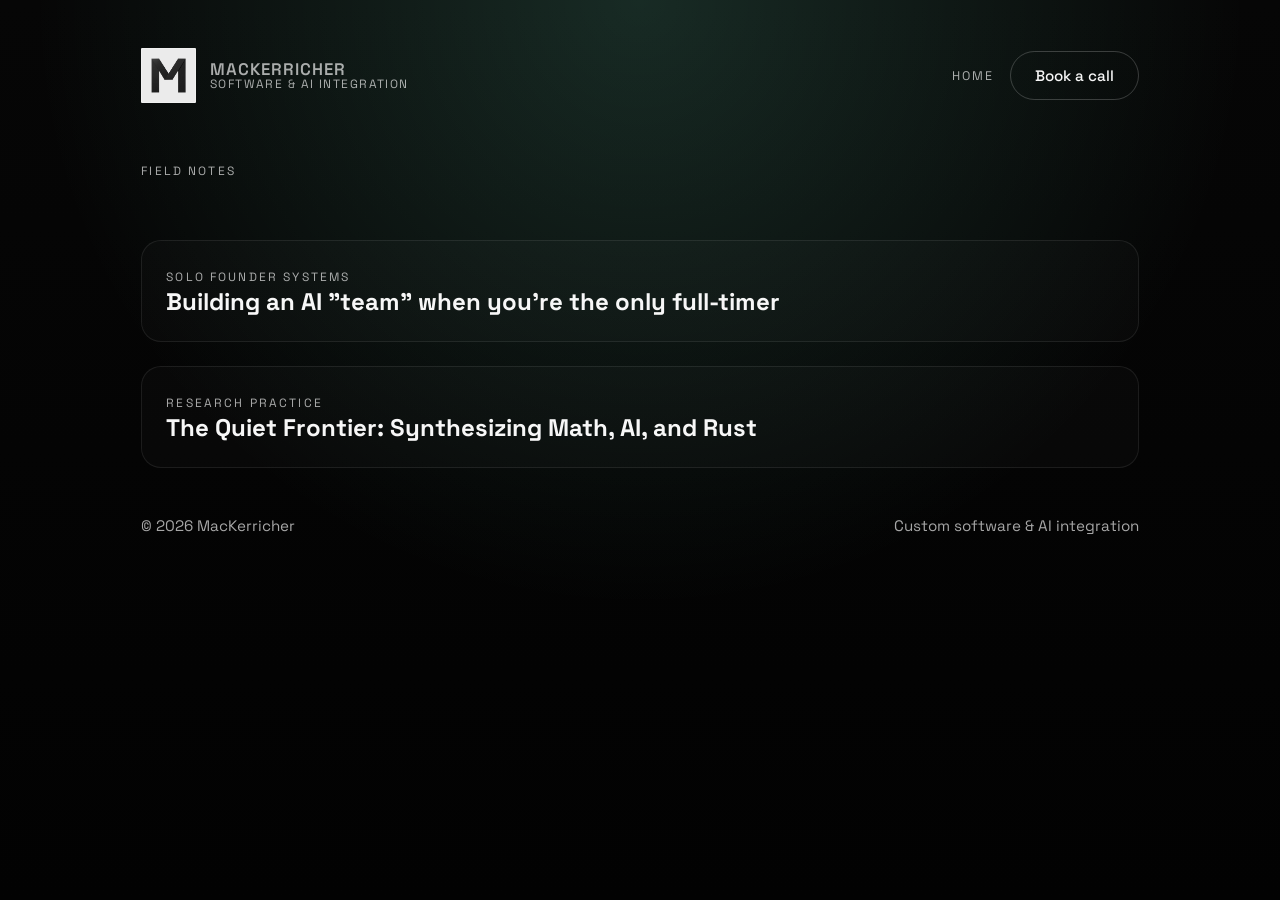
<file: blog.html>
<!DOCTYPE html>
<html lang="en">
<head>
  <meta charset="utf-8" />
  <meta name="viewport" content="width=device-width, initial-scale=1" />
  <title>Field Notes · MacKerricher</title>
  <meta name="description" content="Field notes on AI delivery, math-powered tooling, and research practices from MacKerricher." />
  <link rel="preconnect" href="https://fonts.googleapis.com" />
  <link rel="preconnect" href="https://fonts.gstatic.com" crossorigin />
  <link href="https://fonts.googleapis.com/css2?family=Space+Grotesk:wght@400;500;600&display=swap" rel="stylesheet" />
  <link rel="icon" type="image/png" sizes="48x48" href="favicon.png" />
  <link rel="stylesheet" href="styles.css" />
</head>
<body>
  <div class="page-shell">
    <header class="site-header">
      <div class="brand">
        <img src="logo.png" alt="MacKerricher logo" class="brand-mark" width="55" height="55" loading="lazy" />
        <div class="wordmark">
          <span class="brand-name">MacKerricher</span>
          <span class="brand-tagline">Software &amp; AI Integration</span>
        </div>
      </div>
      <nav class="site-nav">
        <a href="index.html" class="nav-link">Home</a>
        <a href="index.html#contact" class="button ghost">Book a call</a>
      </nav>
    </header>

    <main class="blog-main">
      <section class="blog-hero">
        <p class="eyebrow">Field notes</p>
      </section>

      <section class="post-listing">
        <ul class="post-list">
          <li>
            <a href="blog-solo-founder-ai.html">
              <span class="eyebrow">Solo founder systems</span>
              <h2>Building an AI "team" when you're the only full-timer</h2>
            </a>
          </li>
          <li>
            <a href="blog-quiet-frontier.html">
              <span class="eyebrow">Research practice</span>
              <h2>The Quiet Frontier: Synthesizing Math, AI, and Rust</h2>
            </a>
          </li>
        </ul>
      </section>
    </main>

    <footer class="site-footer">
      <span>© <span id="year"></span> MacKerricher</span>
      <span>Custom software &amp; AI integration</span>
    </footer>
  </div>

  <script>
    document.getElementById('year').textContent = new Date().getFullYear();
  </script>
</body>
</html>
</file>
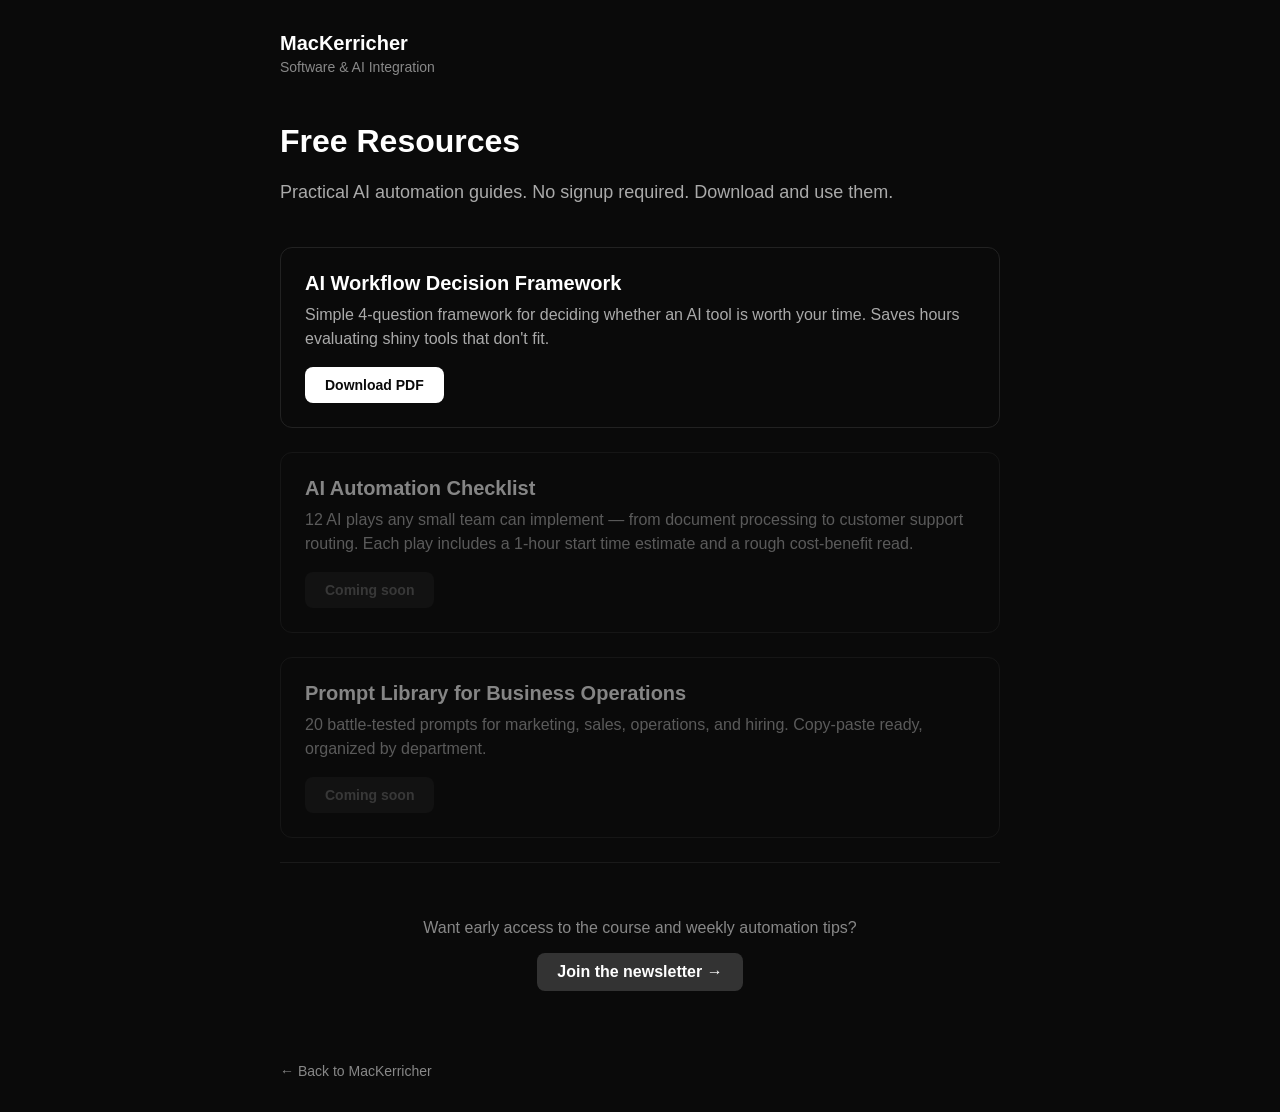
<file: resources.html>
<!DOCTYPE html>
<html lang="en">
<head>
  <meta charset="UTF-8">
  <meta name="viewport" content="width=device-width, initial-scale=1.0">
  <title>Free Resources — MacKerricher</title>
  <link rel="icon" type="image/png" sizes="48x48" href="/favicon.png" />
  <style>
    body {
      font-family: -apple-system, BlinkMacSystemFont, 'Segoe UI', Roboto, sans-serif;
      background: #0a0a0a;
      color: #e5e5e5;
      margin: 0;
      padding: 2rem;
      min-height: 100vh;
    }
    .container {
      max-width: 720px;
      margin: 0 auto;
    }
    .logo {
      font-size: 1.25rem;
      font-weight: 700;
      color: #fff;
      margin-bottom: 0.25rem;
    }
    .tagline {
      font-size: 0.875rem;
      color: #888;
      margin-bottom: 3rem;
    }
    h1 {
      font-size: 2rem;
      font-weight: 600;
      color: #fff;
      margin: 0 0 0.5rem 0;
    }
    .intro {
      font-size: 1.125rem;
      color: #aaa;
      margin-bottom: 2.5rem;
      line-height: 1.6;
    }
    .resource {
      border: 1px solid #222;
      border-radius: 0.75rem;
      padding: 1.5rem;
      margin-bottom: 1.5rem;
      transition: border-color 0.2s;
    }
    .resource:hover {
      border-color: #444;
    }
    .resource h2 {
      font-size: 1.25rem;
      font-weight: 600;
      color: #fff;
      margin: 0 0 0.5rem 0;
    }
    .resource p {
      color: #aaa;
      margin: 0 0 1rem 0;
      line-height: 1.5;
    }
    .resource a {
      display: inline-block;
      color: #0a0a0a;
      background: #fff;
      text-decoration: none;
      padding: 0.625rem 1.25rem;
      border-radius: 0.5rem;
      font-weight: 600;
      font-size: 0.875rem;
    }
    .resource a:hover {
      opacity: 0.9;
    }
    .cta {
      text-align: center;
      padding: 2.5rem 1.5rem;
      border-top: 1px solid #1a1a1a;
      margin-top: 1rem;
    }
    .cta p {
      color: #888;
      margin-bottom: 1rem;
    }
    .cta a {
      color: #fff;
      text-decoration: underline;
    }
    .back {
      display: inline-block;
      margin-top: 2rem;
      color: #888;
      text-decoration: none;
      font-size: 0.875rem;
    }
    .back:hover {
      color: #fff;
    }
  </style>
</head>
<body>
  <div class="container">
    <div class="logo">MacKerricher</div>
    <div class="tagline">Software & AI Integration</div>

    <h1>Free Resources</h1>
    <p class="intro">
      Practical AI automation guides. No signup required. Download and use them.
    </p>

    <div class="resource">
      <h2>AI Workflow Decision Framework</h2>
      <p>Simple 4-question framework for deciding whether an AI tool is worth your time. Saves hours evaluating shiny tools that don't fit.</p>
      <a href="assets/ai-decision-framework.pdf" download>Download PDF</a>
    </div>

    <div class="resource" style="opacity:0.5;">
      <h2>AI Automation Checklist</h2>
      <p>12 AI plays any small team can implement — from document processing to customer support routing. Each play includes a 1-hour start time estimate and a rough cost-benefit read.</p>
      <span style="display:inline-block;color:#666;background:#1a1a1a;padding:0.625rem 1.25rem;border-radius:0.5rem;font-weight:600;font-size:0.875rem;">Coming soon</span>
    </div>

    <div class="resource" style="opacity:0.5;">
      <h2>Prompt Library for Business Operations</h2>
      <p>20 battle-tested prompts for marketing, sales, operations, and hiring. Copy-paste ready, organized by department.</p>
      <span style="display:inline-block;color:#666;background:#1a1a1a;padding:0.625rem 1.25rem;border-radius:0.5rem;font-weight:600;font-size:0.875rem;">Coming soon</span>
    </div>

    <div class="cta">
      <p>Want early access to the course and weekly automation tips?</p>
      <a href="subscribe.html" style="color:#fff; text-decoration:none; display:inline-block; background:#333; padding:0.625rem 1.25rem; border-radius:0.5rem; font-weight:600;">Join the newsletter →</a>
    </div>

    <a href="index.html" class="back">← Back to MacKerricher</a>
  </div>
</body>
</html>
</file>
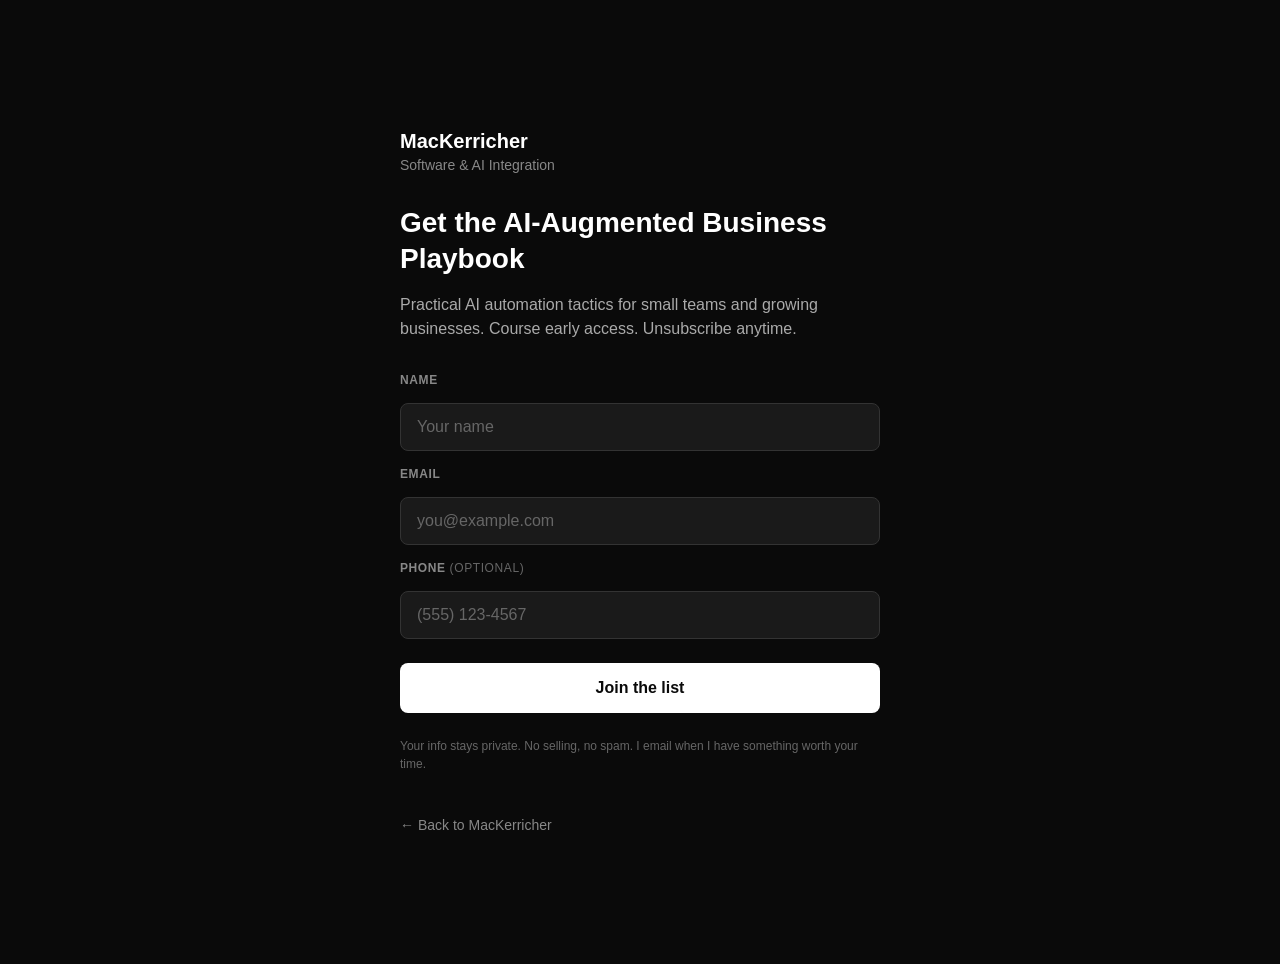
<file: subscribe.html>
<!DOCTYPE html>
<html lang="en">

<head>
  <meta charset="UTF-8">
  <meta name="viewport" content="width=device-width, initial-scale=1.0">
  <title>Subscribe — MacKerricher</title>
  <link rel="icon" type="image/png" sizes="48x48" href="/favicon.png" />
  <style>
    body {
      font-family: -apple-system, BlinkMacSystemFont, 'Segoe UI', Roboto, sans-serif;
      background: #0a0a0a;
      color: #e5e5e5;
      margin: 0;
      display: flex;
      align-items: center;
      justify-content: center;
      min-height: 100vh;
      padding: 2rem;
    }

    .container {
      max-width: 480px;
      width: 100%;
    }

    .logo {
      font-size: 1.25rem;
      font-weight: 700;
      color: #fff;
      margin-bottom: 0.25rem;
    }

    .tagline {
      font-size: 0.875rem;
      color: #888;
      margin-bottom: 2rem;
    }

    h1 {
      font-size: 1.75rem;
      font-weight: 600;
      color: #fff;
      margin: 0 0 0.75rem 0;
      line-height: 1.3;
    }

    .subtitle {
      font-size: 1rem;
      color: #aaa;
      margin-bottom: 2rem;
      line-height: 1.5;
    }

    form {
      display: flex;
      flex-direction: column;
      gap: 1rem;
    }

    label {
      font-size: 0.75rem;
      font-weight: 600;
      text-transform: uppercase;
      letter-spacing: 0.05em;
      color: #888;
    }

    input,
    textarea {
      background: #1a1a1a;
      border: 1px solid #333;
      border-radius: 0.5rem;
      padding: 0.875rem 1rem;
      color: #fff;
      font-size: 1rem;
      outline: none;
      transition: border-color 0.2s;
    }

    input:focus,
    textarea:focus {
      border-color: #555;
    }

    input::placeholder {
      color: #666;
    }

    button[type="submit"] {
      background: #fff;
      color: #0a0a0a;
      border: none;
      border-radius: 0.5rem;
      padding: 1rem;
      font-size: 1rem;
      font-weight: 600;
      cursor: pointer;
      margin-top: 0.5rem;
      transition: opacity 0.2s;
    }

    button[type="submit"]:hover {
      opacity: 0.9;
    }

    .privacy {
      font-size: 0.75rem;
      color: #666;
      margin-top: 1.5rem;
      line-height: 1.5;
    }

    .back {
      display: inline-block;
      margin-top: 2rem;
      color: #888;
      text-decoration: none;
      font-size: 0.875rem;
    }

    .back:hover {
      color: #fff;
    }
  </style>
</head>

<body>
  <div class="container">
    <div class="logo">MacKerricher</div>
    <div class="tagline">Software & AI Integration</div>

    <h1>Get the AI-Augmented Business Playbook</h1>
    <p class="subtitle">
      Practical AI automation tactics for small teams and growing businesses.
      Course early access. Unsubscribe anytime.
    </p>

    <!-- Replace FORMSPREE_ID with your actual Formspree form endpoint -->
    <form action="https://formspree.io/f/xnjllnqk" method="POST">
      <label for="name">Name</label>
      <input type="text" id="name" name="name" placeholder="Your name" required>

      <label for="email">Email</label>
      <input type="email" id="email" name="email" placeholder="you@example.com" required>

      <label for="phone">Phone <span style="color:#666;font-weight:400">(optional)</span></label>
      <input type="tel" id="phone" name="phone" placeholder="(555) 123-4567">

      <!-- Honeypot to reduce spam -->
      <input type="text" name="_gotcha" style="display:none">

      <button type="submit">Join the list</button>
    </form>

    <p class="privacy">
      Your info stays private. No selling, no spam. I email when I have something worth your time.
    </p>

    <a href="index.html" class="back">← Back to MacKerricher</a>
  </div>
</body>

</html>
</file>
<file: styles.css>
:root {
  color-scheme: light dark;
  --bg: #050505;
  --card: #101010;
  --muted: rgba(255, 255, 255, 0.65);
  --text: #f7f7f7;
  --accent: #7fffd4;
  --border: rgba(255, 255, 255, 0.08);
  font-family: 'Space Grotesk', system-ui, -apple-system, BlinkMacSystemFont, 'Segoe UI', sans-serif;
}

* {
  box-sizing: border-box;
}

body {
  margin: 0;
  min-height: 100vh;
  background: radial-gradient(circle at top, rgba(127, 255, 212, 0.15), transparent 55%),
              linear-gradient(180deg, #060606 0%, #020202 100%);
  color: var(--text);
}

.page-shell {
  max-width: 1100px;
  margin: 0 auto;
  padding: 2.5rem clamp(1.5rem, 4vw, 3.5rem) 4rem;
  display: flex;
  flex-direction: column;
  gap: 3rem;
}

.site-header,
.site-footer {
  display: flex;
  justify-content: space-between;
  align-items: center;
  font-size: 0.95rem;
  color: var(--muted);
}

.site-header {
  padding-top: 0.5rem;
}

.site-nav {
  display: flex;
  align-items: center;
  gap: 1rem;
}

.nav-link {
  color: var(--muted);
  text-decoration: none;
  text-transform: uppercase;
  letter-spacing: 0.16em;
  font-size: 0.78rem;
}

.nav-link:hover {
  color: var(--text);
}

.brand {
  display: flex;
  align-items: center;
  gap: 0.85rem;
}

.brand-mark {
  width: 55px;
  height: 55px;
  border-radius: 1px;
  border: 1px solid rgba(255, 255, 255, 0.25);
  background: #ebebeb;
  padding: 0.55rem;
}

.wordmark {
  display: flex;
  flex-direction: column;
  line-height: 1.1;
}

.brand-name {
  font-weight: 600;
  font-size: 1.05rem;
  letter-spacing: 0.06em;
  text-transform: uppercase;
}

.brand-tagline {
  font-size: 0.75rem;
  color: var(--muted);
  letter-spacing: 0.12em;
  text-transform: uppercase;
}

main {
  display: flex;
  flex-direction: column;
  gap: 4.5rem;
}

.hero h1 {
  font-size: clamp(2.5rem, 5vw, 4rem);
  line-height: 1.1;
  margin-bottom: 1rem;
}

.lead {
  max-width: 620px;
  font-size: 1.15rem;
  color: var(--muted);
}

.hero-actions {
  display: flex;
  flex-wrap: wrap;
  gap: 1rem;
  margin-top: 2rem;
}

.button {
  display: inline-flex;
  padding: 0.85rem 1.5rem;
  border-radius: 999px;
  border: 1px solid var(--border);
  color: var(--text);
  text-decoration: none;
  font-weight: 500;
  transition: transform 150ms ease, background 150ms ease, color 150ms ease;
}

.button:hover {
  transform: translateY(-2px);
}

.button.primary {
  background: var(--accent);
  color: #041f18;
  border-color: transparent;
}

.button.ghost {
  border-color: rgba(255, 255, 255, 0.2);
}

.eyebrow {
  text-transform: uppercase;
  letter-spacing: 0.18em;
  font-size: 0.75rem;
  color: var(--muted);
  margin-bottom: 0.8rem;
}

.panel-grid {
  display: grid;
  grid-template-columns: repeat(auto-fit, minmax(220px, 1fr));
  gap: 1.5rem;
}

.panel-grid article {
  padding: 1.75rem;
  border: 1px solid var(--border);
  border-radius: 1.25rem;
  background: var(--card);
  min-height: 260px;
}

.panel-grid h2 {
  font-size: 1.25rem;
  margin-bottom: 0.6rem;
}

.panel-grid p {
  color: var(--muted);
}

.stats {
  display: grid;
  grid-template-columns: repeat(auto-fit, minmax(180px, 1fr));
  gap: 1rem;
  padding: 1.5rem;
  border: 1px solid var(--border);
  border-radius: 1.25rem;
  background: rgba(255, 255, 255, 0.03);
}

.stat-value {
  font-size: 1.8rem;
  font-weight: 600;
}

.stat-label {
  color: var(--muted);
  font-size: 0.9rem;
}

.split {
  display: grid;
  grid-template-columns: repeat(auto-fit, minmax(280px, 1fr));
  gap: 1.75rem;
  align-items: center;
}

.split ul {
  list-style: none;
  padding: 0;
  margin: 1.5rem 0 0;
  display: flex;
  flex-direction: column;
  gap: 0.9rem;
  color: var(--muted);
}

.split li::before {
  content: '•';
  color: var(--accent);
  margin-right: 0.75rem;
}

.card {
  border-radius: 1.5rem;
  border: 1px solid var(--border);
  background: linear-gradient(135deg, rgba(127, 255, 212, 0.1), rgba(5, 5, 5, 0.8));
  padding: 2rem;
  box-shadow: 0 30px 80px rgba(5, 5, 5, 0.6);
}

.contact-card h3 {
  margin-top: 0;
}

.contact-info {
  display: flex;
  flex-direction: column;
  gap: 0.6rem;
  margin-top: 1.5rem;
}

.contact-info a {
  color: var(--text);
  text-decoration: none;
  opacity: 0.85;
}

.contact-info a:hover {
  opacity: 1;
}

.site-footer {
  padding-bottom: 1rem;
  flex-wrap: wrap;
  gap: 0.5rem;
}

.blog-main {
  display: flex;
  flex-direction: column;
  gap: 3rem;
}

.blog-hero {
  max-width: 720px;
}

.blog-hero h1 {
  font-size: clamp(2.2rem, 4vw, 3.2rem);
}

.post-grid {
  display: grid;
  grid-template-columns: repeat(auto-fit, minmax(260px, 1fr));
  gap: 1.5rem;
}

.post-card {
  padding: 2rem;
  border-radius: 1.5rem;
  border: 1px solid var(--border);
  background: rgba(255, 255, 255, 0.02);
  display: flex;
  flex-direction: column;
  gap: 1rem;
  min-height: 100%;
}

.post-card h1 {
  margin: 0 0 1rem;
  font-size: clamp(2rem, 4vw, 2.6rem);
  line-height: 1.15;
}

.post-card h2 {
  margin: 2rem 0 0.6rem;
  font-size: 1.3rem;
}

.post-card h3 {
  margin: 1.5rem 0 0.4rem;
  font-size: 1.05rem;
  text-transform: none;
  letter-spacing: 0.02em;
}

.post-card p {
  color: var(--muted);
}

.post-list {
  list-style: none;
  margin: 0;
  padding: 0;
  display: flex;
  flex-direction: column;
  gap: 1.5rem;
}

.post-list a {
  text-decoration: none;
  padding: 1.5rem;
  border: 1px solid var(--border);
  border-radius: 1.25rem;
  display: block;
  background: rgba(255, 255, 255, 0.02);
}

.post-list h2 {
  margin: 0;
  color: var(--text);
}

.post-list a:hover {
  border-color: rgba(127, 255, 212, 0.4);
}

.post-steps {
  margin: 0 0 1.5rem 1.25rem;
  padding: 0;
  color: var(--muted);
  display: flex;
  flex-direction: column;
  gap: 0.6rem;
}

.post-steps li {
  list-style: decimal;
  margin-left: 0.5rem;
}

.post-steps strong {
  color: var(--text);
}

@media (max-width: 600px) {
  .site-header, .site-footer {
    flex-direction: column;
    gap: 0.75rem;
  }

  .site-nav {
    flex-direction: column;
    width: 100%;
  }

  .site-nav .button {
    width: 100%;
    justify-content: center;
  }

  .hero-actions {
    flex-direction: column;
  }
}
</file>
